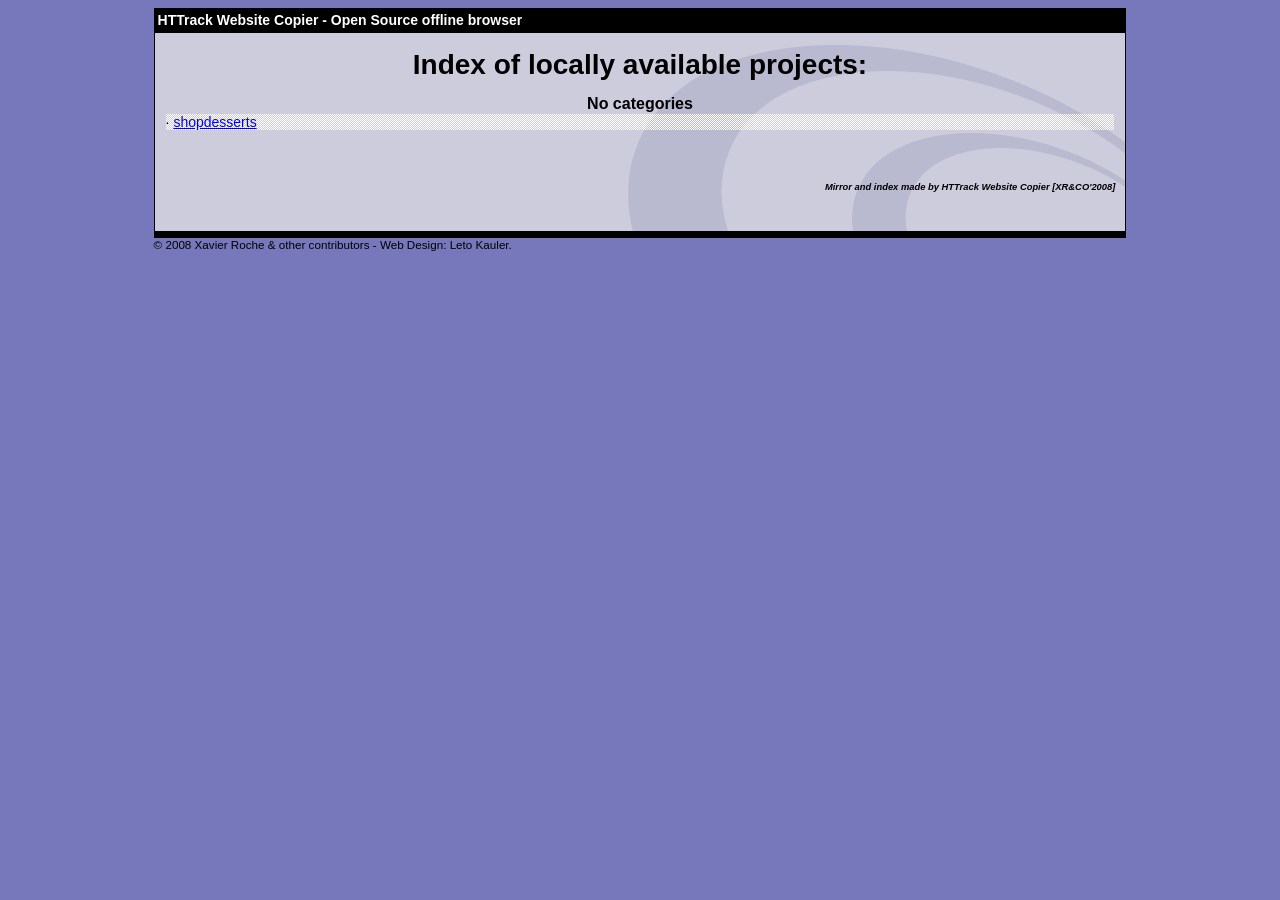
<file: index.html>
<html xmlns="http://www.w3.org/1999/xhtml" lang="en">

<head>
	<meta http-equiv="Content-Type" content="text/html; charset=utf-8" />
	<meta name="description" content="HTTrack is an easy-to-use website mirror utility. It allows you to download a World Wide website from the Internet to a local directory,building recursively all structures, getting html, images, and other files from the server to your computer. Links are rebuiltrelatively so that you can freely browse to the local site (works with any browser). You can mirror several sites together so that you can jump from one toanother. You can, also, update an existing mirror site, or resume an interrupted download. The robot is fully configurable, with an integrated help" />
	<meta name="keywords" content="httrack, HTTRACK, HTTrack, winhttrack, WINHTTRACK, WinHTTrack, offline browser, web mirror utility, aspirateur web, surf offline, web capture, www mirror utility, browse offline, local  site builder, website mirroring, aspirateur www, internet grabber, capture de site web, internet tool, hors connexion, unix, dos, windows 95, windows 98, solaris, ibm580, AIX 4.0, HTS, HTGet, web aspirator, web aspirateur, libre, GPL, GNU, free software" />
	<title>List of available projects - HTTrack Website Copier</title>
	<!-- Mirror and index made by HTTrack Website Copier/3.49-2 [XR&CO'2014] -->

	<style type="text/css">
	<!--

body {
	margin: 0;  padding: 0;  margin-bottom: 15px;  margin-top: 8px;
	background: #77b;
}
body, td {
	font: 14px "Trebuchet MS", Verdana, Arial, Helvetica, sans-serif;
	}

#subTitle {
	background: #000;  color: #fff;  padding: 4px;  font-weight: bold; 
	}

#siteNavigation a, #siteNavigation .current {
	font-weight: bold;  color: #448;
	}
#siteNavigation a:link    { text-decoration: none; }
#siteNavigation a:visited { text-decoration: none; }

#siteNavigation .current { background-color: #ccd; }

#siteNavigation a:hover   { text-decoration: none;  background-color: #fff;  color: #000; }
#siteNavigation a:active  { text-decoration: none;  background-color: #ccc; }


a:link    { text-decoration: underline;  color: #00f; }
a:visited { text-decoration: underline;  color: #000; }
a:hover   { text-decoration: underline;  color: #c00; }
a:active  { text-decoration: underline; }

#pageContent {
	clear: both;
	border-bottom: 6px solid #000;
	padding: 10px;  padding-top: 20px;
	line-height: 1.65em;
	background-image: url(backblue.gif);
	background-repeat: no-repeat;
	background-position: top right;
	}

#pageContent, #siteNavigation {
	background-color: #ccd;
	}


.imgLeft  { float: left;   margin-right: 10px;  margin-bottom: 10px; }
.imgRight { float: right;  margin-left: 10px;   margin-bottom: 10px; }

hr { height: 1px;  color: #000;  background-color: #000;  margin-bottom: 15px; }

h1 { margin: 0;  font-weight: bold;  font-size: 2em; }
h2 { margin: 0;  font-weight: bold;  font-size: 1.6em; }
h3 { margin: 0;  font-weight: bold;  font-size: 1.3em; }
h4 { margin: 0;  font-weight: bold;  font-size: 1.18em; }

.blak { background-color: #000; }
.hide { display: none; }
.tableWidth { min-width: 400px; }

.tblRegular       { border-collapse: collapse; }
.tblRegular td    { padding: 6px;  background-image: url(fade.gif);  border: 2px solid #99c; }
.tblHeaderColor, .tblHeaderColor td { background: #99c; }
.tblNoBorder td   { border: 0; }


// -->
</style>

</head>

<body>
<table width="76%" border="0" align="center" cellspacing="0" cellpadding="3" class="tableWidth">
	<tr>
	<td id="subTitle">HTTrack Website Copier - Open Source offline browser</td>
	</tr>
</table>
<table width="76%" border="0" align="center" cellspacing="0" cellpadding="0" class="tableWidth">
<tr class="blak">
<td>
	<table width="100%" border="0" align="center" cellspacing="1" cellpadding="0">
	<tr>
	<td colspan="6"> 
		<table width="100%" border="0" align="center" cellspacing="0" cellpadding="10">
		<tr> 
		<td id="pageContent"> 
<!-- ==================== End prologue ==================== -->


<h1 ALIGN=Center>Index of locally available projects:</H1>
  <table border="0" width="100%" cellspacing="1" cellpadding="0">
		<TH>
		<BR/>
			No categories
		</TH>
		<TR>
		  <TD BACKGROUND="fade.gif">
                    &middot; <A HREF="shopdesserts/index.html">shopdesserts</A>
   		  </TD>
		</TR>
	</TABLE>
	<BR>
	<H6 ALIGN="RIGHT">
         <I>Mirror and index made by HTTrack Website Copier [XR&CO'2008]</I>
	</H6>
	<!-- Mirror and index made by HTTrack Website Copier/3.49-2 [XR&CO'2014] -->
	<!-- Thanks for using HTTrack Website Copier! -->

<!-- ==================== Start epilogue ==================== -->
		</td>
		</tr>
		</table>
	</td>
	</tr>
	</table>
</td>
</tr>
</table>

<table width="76%" border="0" align="center" valign="bottom" cellspacing="0" cellpadding="0">
	<tr>
	<td id="footer"><small>&copy; 2008 Xavier Roche & other contributors - Web Design: Leto Kauler.</small></td>
	</tr>
</table>

</body>

</html>
</file>
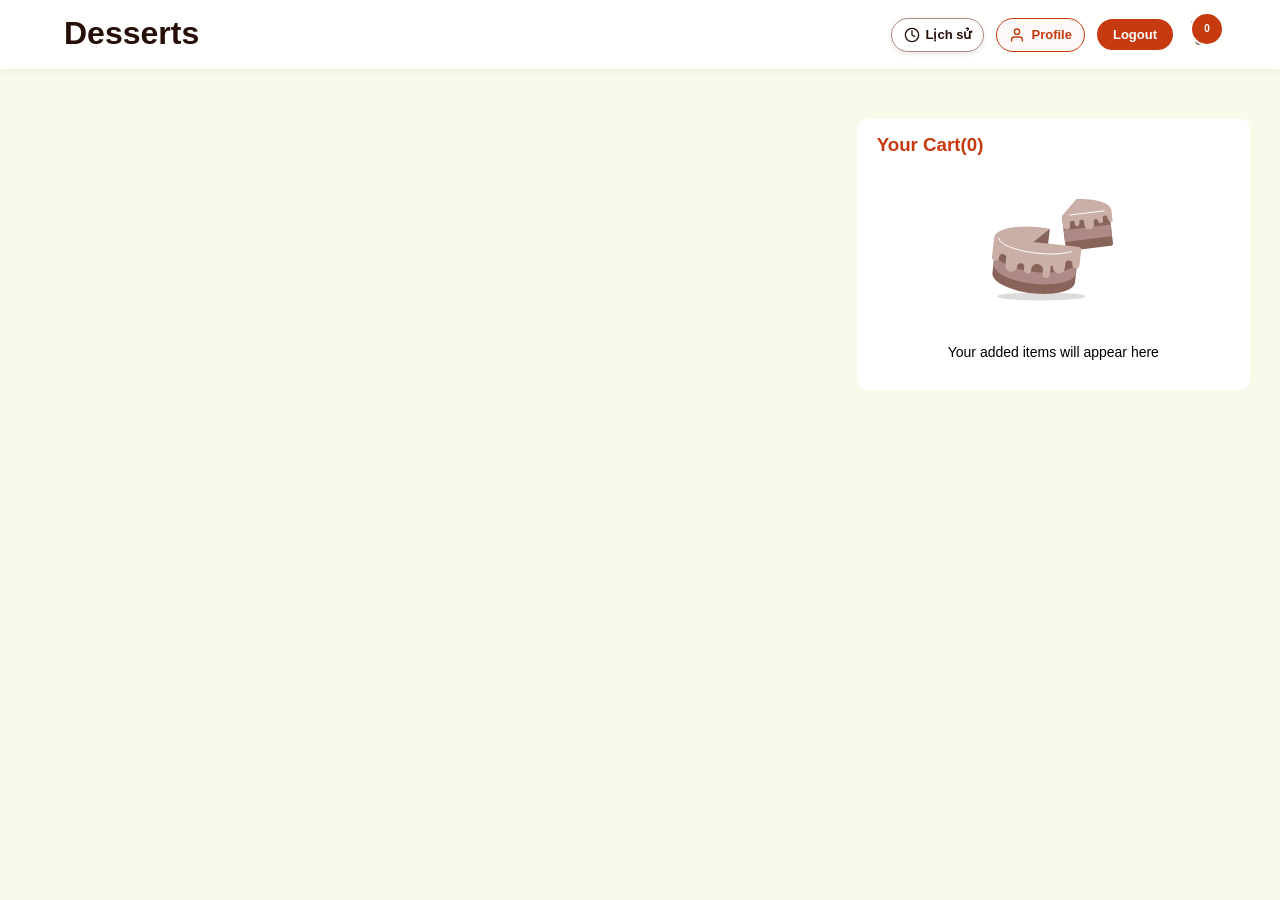
<file: shopdesserts/index.html>
<html xmlns="http://www.w3.org/1999/xhtml" lang="en">

<head>
	<meta http-equiv="Content-Type" content="text/html; charset=utf-8" />
	<meta name="description"
		content="HTTrack is an easy-to-use website mirror utility. It allows you to download a World Wide website from the Internet to a local directory,building recursively all structures, getting html, images, and other files from the server to your computer. Links are rebuiltrelatively so that you can freely browse to the local site (works with any browser). You can mirror several sites together so that you can jump from one toanother. You can, also, update an existing mirror site, or resume an interrupted download. The robot is fully configurable, with an integrated help" />
	<meta name="keywords"
		content="httrack, HTTRACK, HTTrack, winhttrack, WINHTTRACK, WinHTTrack, offline browser, web mirror utility, aspirateur web, surf offline, web capture, www mirror utility, browse offline, local  site builder, website mirroring, aspirateur www, internet grabber, capture de site web, internet tool, hors connexion, unix, dos, windows 95, windows 98, solaris, ibm580, AIX 4.0, HTS, HTGet, web aspirator, web aspirateur, libre, GPL, GNU, free software" />
	<title>Local index - HTTrack Website Copier</title>
	<!-- Mirror and index made by HTTrack Website Copier/3.49-2 [XR&CO'2014] -->
	<style type="text/css">
		<!--
		body {
			margin: 0;
			padding: 0;
			margin-bottom: 15px;
			margin-top: 8px;
			background: #77b;
		}

		body,
		td {
			font: 14px "Trebuchet MS", Verdana, Arial, Helvetica, sans-serif;
		}

		#subTitle {
			background: #000;
			color: #fff;
			padding: 4px;
			font-weight: bold;
		}

		#siteNavigation a,
		#siteNavigation .current {
			font-weight: bold;
			color: #448;
		}

		#siteNavigation a:link {
			text-decoration: none;
		}

		#siteNavigation a:visited {
			text-decoration: none;
		}

		#siteNavigation .current {
			background-color: #ccd;
		}

		#siteNavigation a:hover {
			text-decoration: none;
			background-color: #fff;
			color: #000;
		}

		#siteNavigation a:active {
			text-decoration: none;
			background-color: #ccc;
		}


		a:link {
			text-decoration: underline;
			color: #00f;
		}

		a:visited {
			text-decoration: underline;
			color: #000;
		}

		a:hover {
			text-decoration: underline;
			color: #c00;
		}

		a:active {
			text-decoration: underline;
		}

		#pageContent {
			clear: both;
			border-bottom: 6px solid #000;
			padding: 10px;
			padding-top: 20px;
			line-height: 1.65em;
			background-image: url(backblue.gif);
			background-repeat: no-repeat;
			background-position: top right;
		}

		#pageContent,
		#siteNavigation {
			background-color: #ccd;
		}


		.imgLeft {
			float: left;
			margin-right: 10px;
			margin-bottom: 10px;
		}

		.imgRight {
			float: right;
			margin-left: 10px;
			margin-bottom: 10px;
		}

		hr {
			height: 1px;
			color: #000;
			background-color: #000;
			margin-bottom: 15px;
		}

		h1 {
			margin: 0;
			font-weight: bold;
			font-size: 2em;
		}

		h2 {
			margin: 0;
			font-weight: bold;
			font-size: 1.6em;
		}

		h3 {
			margin: 0;
			font-weight: bold;
			font-size: 1.3em;
		}

		h4 {
			margin: 0;
			font-weight: bold;
			font-size: 1.18em;
		}

		.blak {
			background-color: #000;
		}

		.hide {
			display: none;
		}

		.tableWidth {
			min-width: 400px;
		}

		.tblRegular {
			border-collapse: collapse;
		}

		.tblRegular td {
			padding: 6px;
			background-image: url(fade.gif);
			border: 2px solid #99c;
		}

		.tblHeaderColor,
		.tblHeaderColor td {
			background: #99c;
		}

		.tblNoBorder td {
			border: 0;
		}
		-->
	</style>

</head>

<table width="76%" border="0" align="center" cellspacing="0" cellpadding="3" class="tableWidth">
	<tr>
		<td id="subTitle">HTTrack Website Copier - Open Source offline browser</td>
	</tr>
</table>
<table width="76%" border="0" align="center" cellspacing="0" cellpadding="0" class="tableWidth">
	<tr class="blak">
		<td>
			<table width="100%" border="0" align="center" cellspacing="1" cellpadding="0">
				<tr>
					<td colspan="6">
						<table width="100%" border="0" align="center" cellspacing="0" cellpadding="10">
							<tr>
								<td id="pageContent">
									<!-- ==================== End prologue ==================== -->

									<meta name="generator" content="HTTrack Website Copier/3.x">
									<TITLE>Local index - HTTrack</TITLE>
									</HEAD>

									<BODY>
										<H1 ALIGN=Center>Index of locally available sites:</H1>
										<TABLE BORDER="0" WIDTH="100%" CELLSPACING="1" CELLPADDING="0">
											<TR>
												<TD BACKGROUND="fade.gif">
													&middot;
													<A HREF="shopdesserts.netlify.app/index.html">
														Shop Page
													</A>
												</TD>
											</TR>
										</TABLE>
										<BR>
										<BR>
										<BR>
										<H6 ALIGN="RIGHT">
											<I>Mirror and index made by HTTrack Website Copier [XR&amp;CO'2008]</I>
										</H6>
										<!-- Mirror and index made by HTTrack Website Copier/3.49-2 [XR&CO'2014] -->
										<!-- Thanks for using HTTrack Website Copier! -->
										<meta HTTP-EQUIV="Refresh" CONTENT="0; URL=shopdesserts.netlify.app/index.html">


										<!-- ==================== Start epilogue ==================== -->
								</td>
							</tr>
						</table>
					</td>
				</tr>
			</table>
		</td>
	</tr>
</table>

<table width="76%" border="0" align="center" valign="bottom" cellspacing="0" cellpadding="0">
	<tr>
		<td id="footer"><small>&copy; 2008 Xavier Roche & other contributors - Web Design: Leto Kauler.</small></td>
	</tr>
</table>

</body>

</html>
</file>
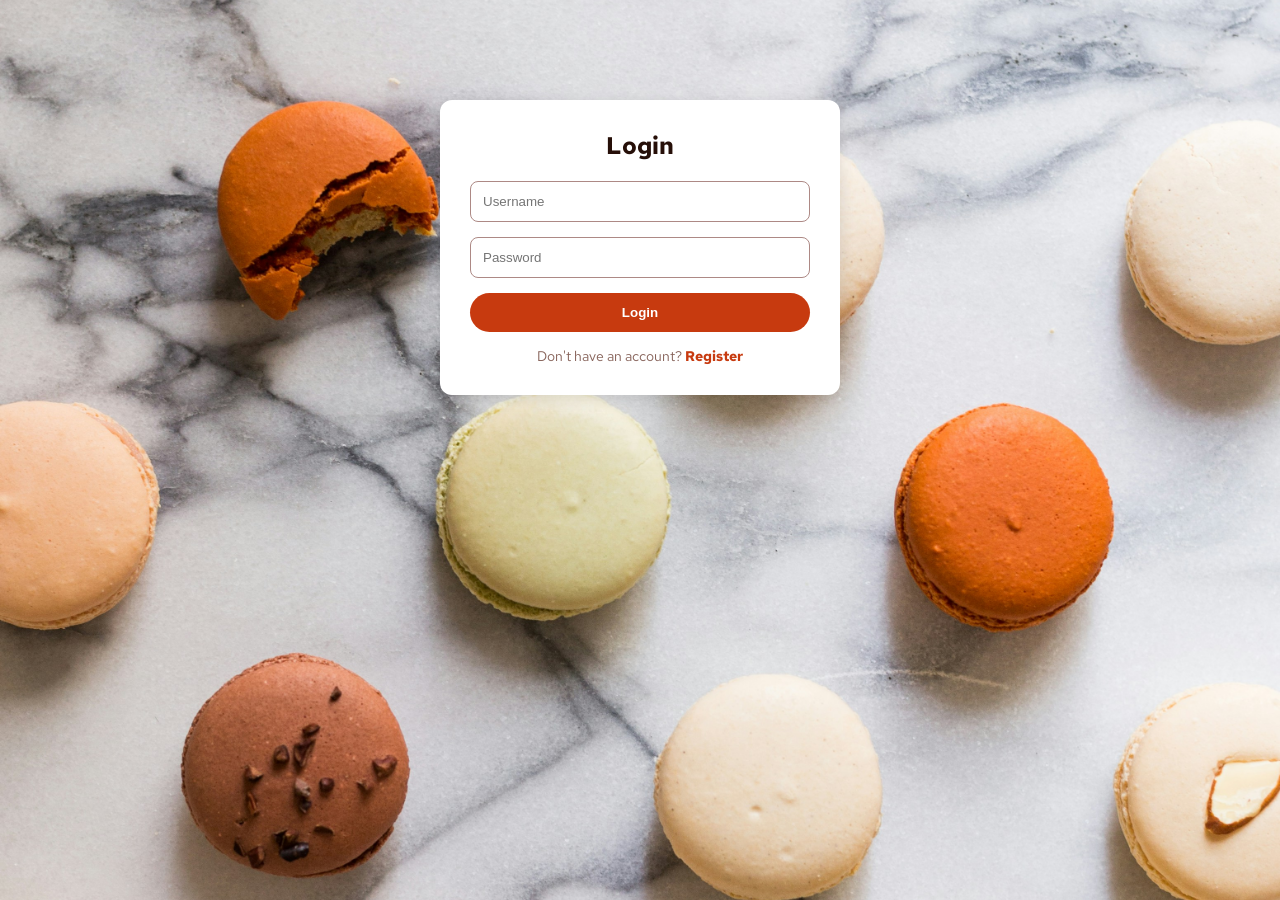
<file: shopdesserts/shopdesserts.netlify.app/index.html>
<!DOCTYPE html>
<html lang="en">

<!-- Mirrored from shopdesserts.netlify.app/ by HTTrack Website Copier/3.x [XR&CO'2014], Thu, 07 May 2026 04:13:26 GMT -->
<!-- Added by HTTrack -->
<meta http-equiv="content-type" content="text/html;charset=UTF-8" /><!-- /Added by HTTrack -->

<head>
    <meta charset="UTF-8">
    <meta name="viewport" content="width=device-width, initial-scale=1.0">
    <link rel="stylesheet" href="styles.css">
    <link rel="preconnect" href="https://fonts.googleapis.com/">
    <link rel="preconnect" href="https://fonts.gstatic.com/" crossorigin>
    <link href="https://fonts.googleapis.com/css2?family=Red+Hat+Text:ital,wght@0,300..700;1,300..700&amp;display=swap"
        rel="stylesheet">
    <title>Shop Page</title>
</head>

<body>
    <header class="product-listings-mobile-header"
        style="display: flex; justify-content: space-between; align-items: center; padding: 15px 5%; background: rgba(255,255,255,0.9); backdrop-filter: blur(10px); position: sticky; top: 0; z-index: 1000; box-shadow: 0 2px 10px rgba(0,0,0,0.05);">

        <div>
            <h1 style="margin: 0; font-size: 32px; color: #260f08;">Desserts</h1>
            <p id="user-welcome" style="margin: 2px 0 0 0; color: #87635a; font-weight: bold; font-size: 14px;"></p>
        </div>

        <div class="header-controls" style="display: flex; align-items: center; gap: 12px;">

            <a href="history.html" class="view-history-btn"
                style="display: flex; align-items: center; gap: 6px; text-decoration: none; color: #260f08; background: white; padding: 8px 12px; border-radius: 20px; border: 1px solid #ad8982; font-size: 13px; transition: 0.3s;">
                <svg width="16" height="16" viewBox="0 0 24 24" fill="none" stroke="currentColor" stroke-width="2"
                    stroke-linecap="round" stroke-linejoin="round">
                    <circle cx="12" cy="12" r="10"></circle>
                    <polyline points="12 6 12 12 16 14"></polyline>
                </svg>
                <span>Lịch sử</span>
            </a>

            <a href="profile.html"
                style="display: flex; align-items: center; gap: 6px; text-decoration: none; color: #c73a0f; background: #fcf8f7; padding: 8px 12px; border-radius: 20px; border: 1px solid #c73a0f; font-size: 13px; font-weight: bold; transition: 0.3s;">
                <svg width="16" height="16" viewBox="0 0 24 24" fill="none" stroke="currentColor" stroke-width="2"
                    stroke-linecap="round" stroke-linejoin="round">
                    <path d="M20 21v-2a4 4 0 0 0-4-4H8a4 4 0 0 0-4 4v2"></path>
                    <circle cx="12" cy="7" r="4"></circle>
                </svg>
                <span>Profile</span>
            </a>

            <button onclick="handleLogout()"
                style="background: #c73a0f; color: white; border: none; padding: 8px 16px; border-radius: 20px; cursor: pointer; font-weight: bold; font-size: 13px; transition: 0.3s;">
                Logout
            </button>

            <div class="mini-cart" style="position: relative; cursor: pointer; margin-left: 5px;">
                <svg width="26" height="26" viewBox="0 0 24 24" fill="none" xmlns="http://www.w3.org/2000/svg">
                    <path
                        d="M2 1C1.44772 1 1 1.44772 1 2C1 2.55228 1.44772 3 2 3H3.21922L6.78345 17.2569C5.73276 17.7236 5 18.7762 5 20C5 21.6569 6.34315 23 8 23C9.65685 23 11 21.6569 11 20C11 19.6494 10.9398 19.3128 10.8293 19H15.1707C15.0602 19.3128 15 19.6494 15 20C15 21.6569 16.3431 23 18 23C19.6569 23 21 21.6569 21 20C21 18.3431 19.6569 17 18 17H8.78078L8.28078 15H18C20.0642 15 21.3019 13.6959 21.9887 12.2559C22.6599 10.8487 22.8935 9.16692 22.975 7.94368C23.0884 6.24014 21.6803 5 20.1211 5H5.78078L5.15951 2.51493C4.93692 1.62459 4.13696 1 3.21922 1H2Z"
                        fill="#87635a" />
                </svg>
                <span class="mini-cart-value" id="mini-cart-value-mobile"
                    style="position: absolute; top: -8px; right: -8px; background: #c73a0f; color: white; border-radius: 50%; width: 18px; height: 18px; display: flex; align-items: center; justify-content: center; font-size: 10px; font-weight: bold; border: 2px solid white;">
                    0
                </span>
            </div>
        </div>
    </header>

    <div id="confirm-popup"
        style="display: none; position: fixed; top: 0; left: 0; width: 100%; height: 100%; background: rgba(0,0,0,0.6); z-index: 2000; justify-content: center; align-items: center;">
        <div
            style="background: white; padding: 32px; border-radius: 16px; max-width: 400px; width: 90%; text-align: center; box-shadow: 0 10px 25px rgba(0,0,0,0.2);">
            <div
                style="background: #fcf8f7; width: 60px; height: 60px; border-radius: 50%; display: flex; align-items: center; justify-content: center; margin: 0 auto 20px;">
                <svg width="30" height="30" viewBox="0 0 24 24" fill="none" stroke="#c73a0f" stroke-width="2">
                    <path d="M22 11.08V12a10 10 0 1 1-5.93-9.14"></path>
                    <polyline points="22 4 12 14.01 9 11.01"></polyline>
                </svg>
            </div>
            <h2 style="margin-bottom: 12px; color: #260f08; font-size: 24px;">Xác nhận đặt hàng?</h2>
            <p style="color: #87635a; margin-bottom: 30px; line-height: 1.5;">Đơn hàng của bạn sẽ được hệ thống ghi lại.
                Bạn có muốn tiếp tục không?</p>
            <div style="display: flex; gap: 12px;">
                <button onclick="closeConfirmPopup()"
                    style="flex: 1; background: white; border: 1px solid #ad8982; padding: 14px; border-radius: 25px; cursor: pointer; font-weight: bold; color: #87635a;">Hủy
                    bỏ</button>
                <button onclick="processOrder()"
                    style="flex: 1; background: #c73a0f; color: white; border: none; padding: 14px; border-radius: 25px; cursor: pointer; font-weight: bold;">Đồng
                    ý đặt</button>
            </div>
        </div>
    </div>
    </div>
    </div>
    </header>

    </header>

    <section class="products-container">

        <main class="product-listings">
            <div class="product-listings-header">

            </div>

            <div class="products" id="products">
                <!--* product-cards div(s) will be dynamically added here by the js  -->
                <!--* These divs contain the product details such as the id, image, category, price  -->
            </div>
        </main>

        <aside class="cart">
            <h3>
                Your Cart(<span class="cart-amount" id="cart-quantity">0</span>)
            </h3>

            <div class="cart-contents" id="cart-contents">
                <img src="assets/images/illustration-empty-cart.svg" class="empty-cart" alt="empty-cart">
                <p class="empty-cart-message">
                    Your added items will appear here
                </p>
            </div>

            <div class="checkout-container" id="checkout-container">
                <div class="order-total">
                    <p>
                        Order Total
                    </p>

                    <h3 class="total-price">
                        <span class="currency" id="currency">$</span>
                        <span id="total-price-value">0</span>
                    </h3>
                </div>

                <div class="checkout">

                    <span class="carbon-neutral">
                        <svg xmlns="http://www.w3.org/2000/svg" class="carbon-neutral-icon" width="21" height="20"
                            viewBox="0 0 21 20">
                            <path
                                d="M8 18.75H6.125V17.5H8V9.729L5.803 8.41l.644-1.072 2.196 1.318a1.256 1.256 0 0 1 .607 1.072V17.5A1.25 1.25 0 0 1 8 18.75Z"
                                fill-rule="evenodd" />
                            <path
                                d="M14.25 18.75h-1.875a1.25 1.25 0 0 1-1.25-1.25v-6.875h3.75a2.498 2.498 0 0 0 2.488-2.747 2.594 2.594 0 0 0-2.622-2.253h-.99l-.11-.487C13.283 3.56 11.769 2.5 9.875 2.5a3.762 3.762 0 0 0-3.4 2.179l-.194.417-.54-.072A1.876 1.876 0 0 0 5.5 5a2.5 2.5 0 1 0 0 5v1.25a3.75 3.75 0 0 1 0-7.5h.05a5.019 5.019 0 0 1 4.325-2.5c2.3 0 4.182 1.236 4.845 3.125h.02a3.852 3.852 0 0 1 3.868 3.384 3.75 3.75 0 0 1-3.733 4.116h-2.5V17.5h1.875v1.25Z"
                                fill-rule="evenodd" />
                        </svg>
                        <span>This is a&nbsp;<b>carbon-neutral</b>&nbsp;delivery</span>
                    </span>

                    <button type="button" class="confirm-order" id="confirm-order">
                        Đặt hàng
                    </button>
                </div>
            </div>
        </aside>

    </section>

    <div id="success-modal" class="modal-container hide">
        <div class="modal">
        </div>
    </div>

    <div id="spinner" class="spinner-container hide">
        <div class="spinner"></div>
    </div>
    <script type="module" src="shop.js"></script>

    <div class="modal-container"
        style="display: none; position: fixed; top: 0; left: 0; width: 100%; height: 100%; background: rgba(0,0,0,0.5); z-index: 1000; justify-content: center; align-items: center;">
        <div class="modal"
            style="background: white; padding: 40px; border-radius: 12px; max-width: 500px; width: 90%; max-height: 90vh; overflow-y: auto;">
        </div>
    </div>
</body>


<!-- Mirrored from shopdesserts.netlify.app/ by HTTrack Website Copier/3.x [XR&CO'2014], Thu, 07 May 2026 04:13:28 GMT -->

</html>
</file>
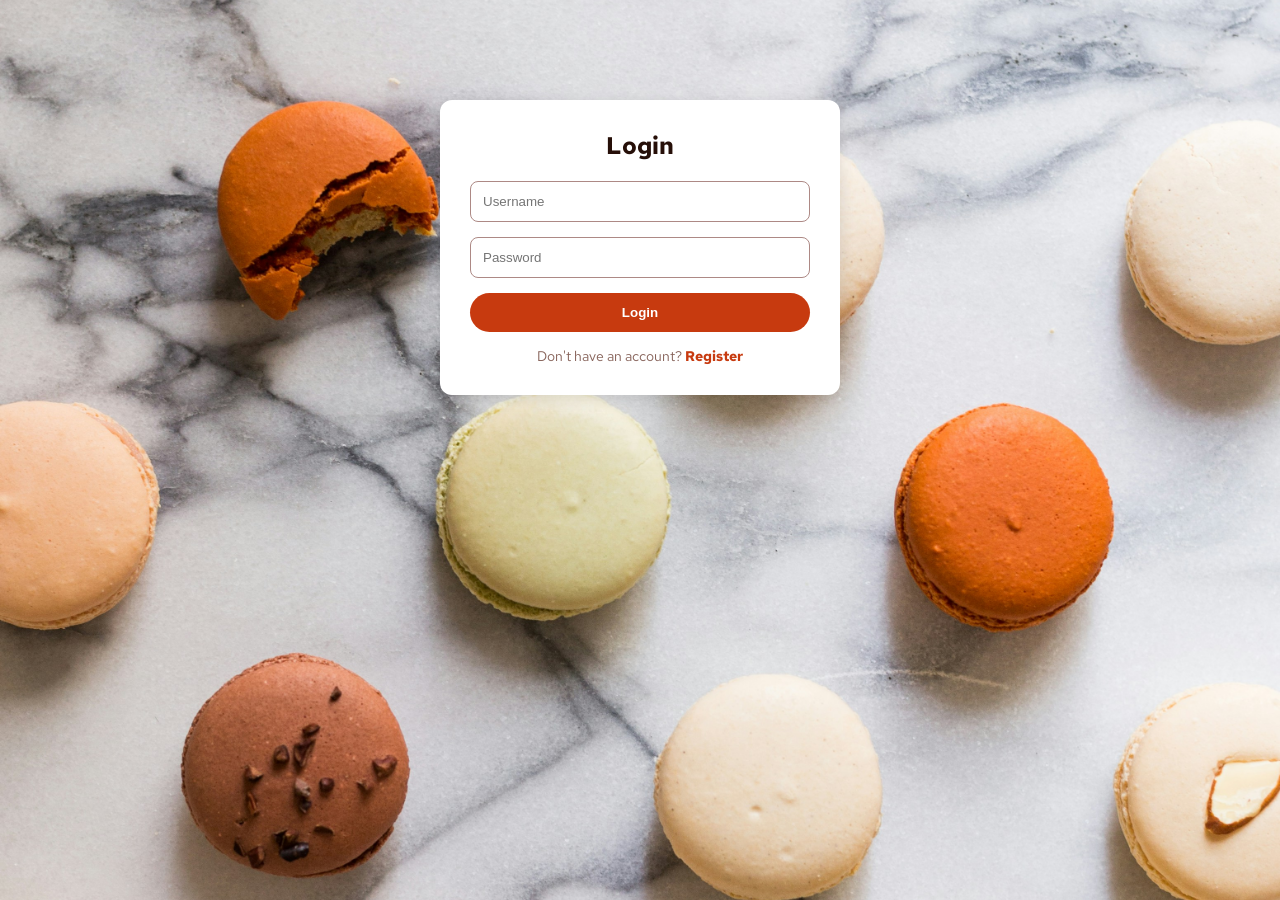
<file: shopdesserts/shopdesserts.netlify.app/admin.html>
<!DOCTYPE html>
<html lang="vi">

<head>
    <meta charset="UTF-8">
    <meta name="viewport" content="width=device-width, initial-scale=1.0">
    <title>Quản trị viên - Shop Desserts</title>
    <style>
        body {
            font-family: sans-serif;
            background: #fcf8f7;
            padding: 20px;
        }

        .container {
            max-width: 1100px;
            margin: 0 auto;
            background: white;
            padding: 30px;
            border-radius: 12px;
            box-shadow: 0 5px 15px rgba(0, 0, 0, 0.1);
        }

        h1 {
            color: #260f08;
        }

        /* Menu Tab */
        .admin-tabs {
            display: flex;
            gap: 10px;
            margin-bottom: 30px;
            border-bottom: 2px solid #eee;
            padding-bottom: 10px;
        }

        .tab-btn {
            padding: 10px 20px;
            border: none;
            background: #eee;
            cursor: pointer;
            border-radius: 8px;
            font-weight: bold;
            color: #87635a;
            transition: 0.3s;
        }

        .tab-btn.active {
            background: #c73a0f;
            color: white;
        }

        /* Nội dung các bảng */
        .tab-content {
            display: none;
        }

        .tab-content.active {
            display: block;
        }

        table {
            width: 100%;
            border-collapse: collapse;
            margin-top: 20px;
        }

        th {
            background: #c73a0f;
            color: white;
            padding: 12px;
            text-align: left;
        }

        td {
            padding: 12px;
            border-bottom: 1px solid #eee;
        }

        #product-form {
            display: grid;
            gap: 10px;
            max-width: 600px;
            background: #f9f9f9;
            padding: 20px;
            border-radius: 10px;
            border: 1px solid #eee;
            margin-bottom: 30px;
        }

        #product-form input {
            padding: 10px;
            border: 1px solid #ddd;
            border-radius: 5px;
        }
    </style>
</head>

<body>
    <div class="container">
        <div style="display: flex; justify-content: space-between; align-items: center; margin-bottom: 20px;">
            <h1>Hệ thống Quản trị</h1>
            <a href="index.html" style="color: #c73a0f; font-weight: bold; text-decoration: none;">← Quay lại Shop</a>
        </div>

        <div class="admin-tabs">
            <button class="tab-btn active" onclick="switchTab('orders-tab', this)">Kiểm tra đơn hàng</button>
            <button class="tab-btn" onclick="switchTab('products-tab', this)">Quản lý kho hàng (CRUD)</button>
        </div>


        <div id="orders-tab" class="tab-content active">
            <h2>Lịch sử đơn hàng toàn hệ thống</h2>
            <table>
                <thead>
                    <tr>
                        <th>Thông tin khách hàng</th> <!-- Đổi tên từ "Người dùng" thành "Thông tin khách hàng" -->
                        <th>Mã đơn</th>
                        <th>Ngày đặt</th>
                        <th>Chi tiết</th>
                        <th>Tổng tiền</th>
                    </tr>
                </thead>
                <tbody id="all-orders-list"></tbody>
            </table>
        </div>

        <div id="products-tab" class="tab-content">
            <h2>Thêm sản phẩm mới</h2>
            <form id="product-form">
                <input type="text" id="p-name" placeholder="Tên sản phẩm (vd: Classic Waffle)" required>
                <input type="text" id="p-category" placeholder="Loại (vd: Waffle)" required>
                <input type="number" id="p-price" placeholder="Giá ($)" step="0.01" required>
                <input type="text" id="p-image" placeholder="Link ảnh (vd: ./assets/images/image.jpg)" required>
                <button type="submit"
                    style="background: #1ea475; color: white; border: none; padding: 12px; cursor: pointer; border-radius: 5px; font-weight: bold;">Lưu
                    sản phẩm</button>
            </form>

            <h2>Danh sách sản phẩm hiện có</h2>
            <table>
                <thead>
                    <tr>
                        <th>Ảnh</th>
                        <th>Tên sản phẩm</th>
                        <th>Giá</th>
                        <th>Hành động</th>
                    </tr>
                </thead>
                <tbody id="admin-product-list"></tbody>
            </table>
        </div>
    </div>

    <script src="admin.js"></script>
    <script>
        // Hàm chuyển đổi Tab
        function switchTab(tabId, btn) {
            // Ẩn tất cả nội dung
            document.querySelectorAll('.tab-content').forEach(tab => tab.classList.remove('active'));
            // Bỏ active tất cả nút
            document.querySelectorAll('.tab-btn').forEach(b => b.classList.remove('active'));

            // Hiện tab được chọn
            document.getElementById(tabId).classList.add('active');
            // Active nút được chọn
            btn.classList.add('active');
        }
    </script>
</body>

</html>
</file>
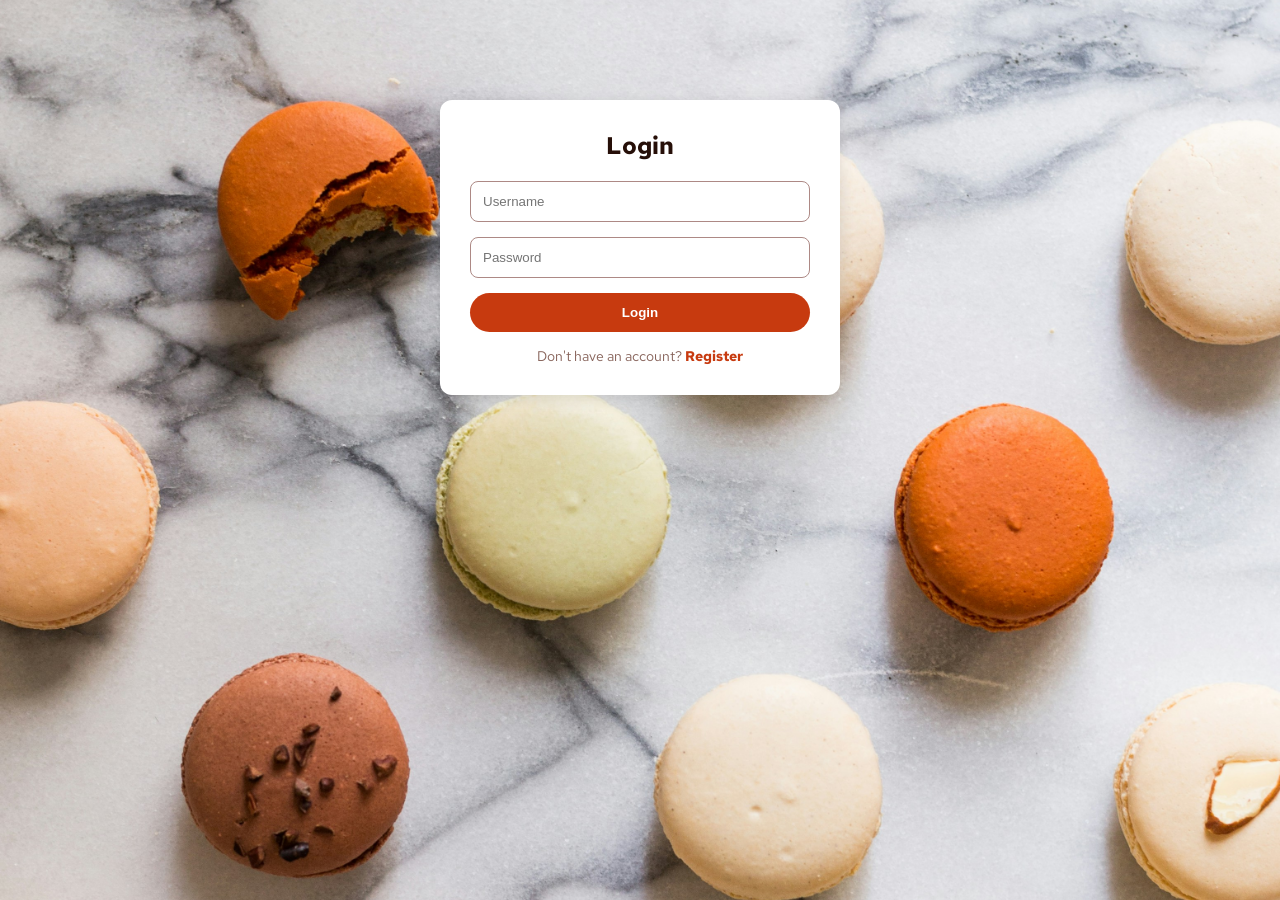
<file: shopdesserts/shopdesserts.netlify.app/auth.html>
<!DOCTYPE html>
<html lang="en">

<head>
    <meta charset="UTF-8">
    <meta name="viewport" content="width=device-width, initial-scale=1.0">
    <title>Login & Register</title>
    <link rel="stylesheet" href="styles.css">
    <style>
        .auth-container {
            max-width: 400px;
            margin: 100px auto;
            padding: 30px;
            background: white;
            border-radius: 12px;
            box-shadow: 0 4px 15px rgba(0, 0, 0, 0.1);
        }

        .auth-container h2 {
            color: #260f08;
            margin-bottom: 20px;
            text-align: center;
        }

        .auth-form input {
            width: 100%;
            padding: 12px;
            margin-bottom: 15px;
            border: 1px solid #ad8985;
            border-radius: 8px;
            box-sizing: border-box;
        }

        .auth-form button {
            width: 100%;
            background: #c73a0f;
            color: white;
            border: none;
            padding: 12px;
            border-radius: 25px;
            cursor: pointer;
            font-weight: bold;
        }

        .toggle-link {
            text-align: center;
            margin-top: 15px;
            font-size: 14px;
            color: #87635a;
            cursor: pointer;
        }

        .toggle-link b {
            color: #c73a0f;
        }

        .hide {
            display: none;
        }
    </style>
</head>

<body style="background-color: #fcf8f7;">

    <div class="auth-container">
        <div id="login-form">
            <h2>Login</h2>
            <div class="auth-form">
                <input type="text" id="login-user" placeholder="Username">
                <input type="password" id="login-pass" placeholder="Password">
                <button onclick="handleLogin()">Login</button>
            </div>
            <p class="toggle-link" onclick="toggleAuth()">Don't have an account? <b>Register</b></p>
        </div>

        <div id="register-form" class="hide">
            <h2>Register</h2>
            <div class="auth-form">
                <input type="text" id="reg-user" placeholder="Username">
                <input type="password" id="reg-pass" placeholder="Password">
                <input type="password" id="reg-confirm" placeholder="Confirm Password">
                <button onclick="handleRegister()">Register</button>
            </div>
            <p class="toggle-link" onclick="toggleAuth()">Already have an account? <b>Login</b></p>

            </table>
        </div>

        <script src="auth.js"></script>
</body>

</html>
</file>
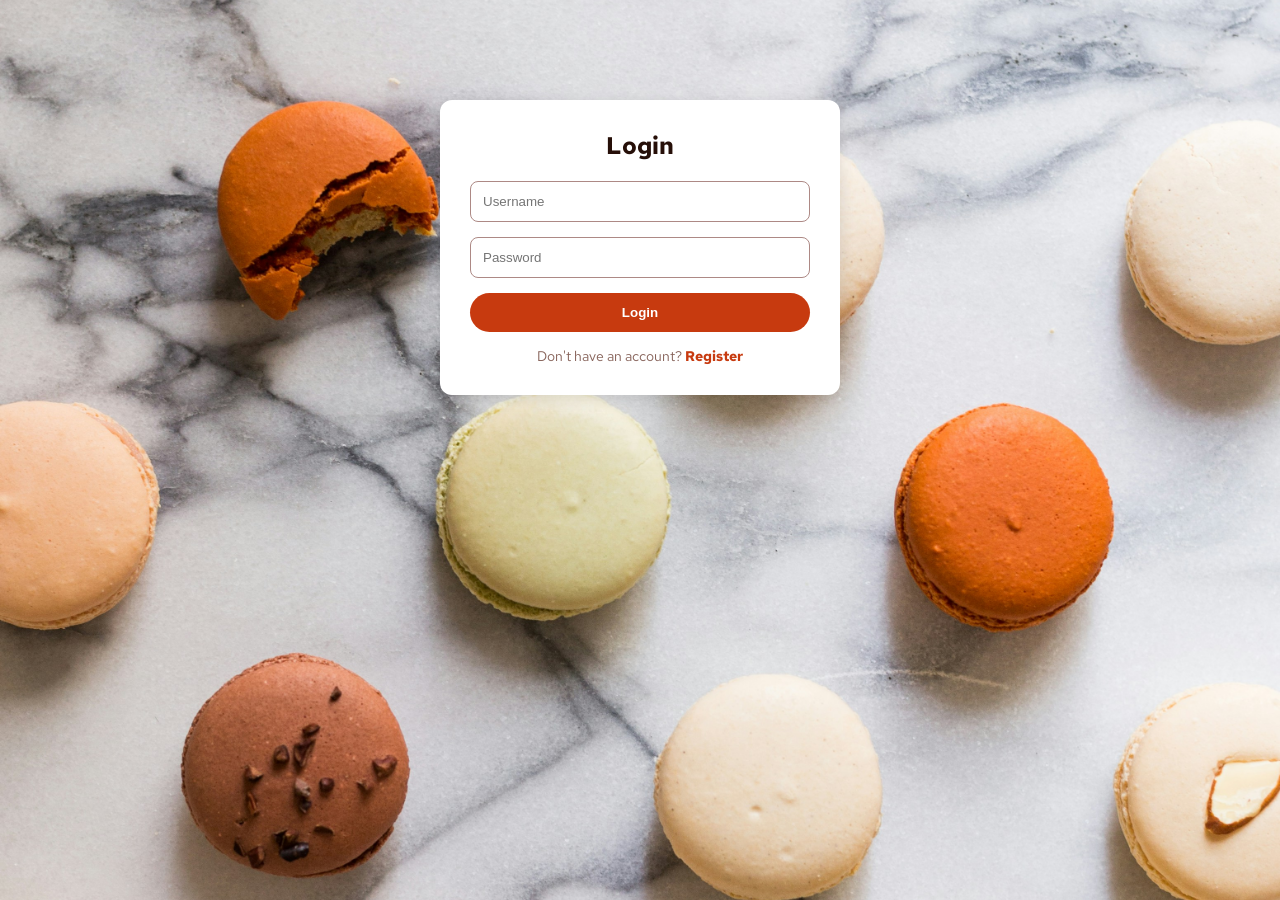
<file: shopdesserts/shopdesserts.netlify.app/history.html>
<!DOCTYPE html>
<html lang="en">

<head>
    <meta charset="UTF-8">
    <meta name="viewport" content="width=device-width, initial-scale=1.0">
    <title>Order History - Dessert Shop</title>
    <link rel="stylesheet" href="styles.css">
    <link href="https://fonts.googleapis.com/css2?family=Red+Hat+Text:wght@400;700&display=swap" rel="stylesheet">
    <style>
        body {
            background-color: #fcf8f7;
            font-family: 'Red Hat Text', sans-serif;
            padding: 20px;
        }

        .history-container {
            max-width: 600px;
            margin: 0 auto;
        }

        .header-history {
            display: flex;
            justify-content: space-between;
            align-items: center;
            margin-bottom: 30px;
        }

        .btn-home {
            text-decoration: none;
            color: #c73a0f;
            font-weight: bold;
            border: 1px solid #c73a0f;
            padding: 8px 16px;
            border-radius: 20px;
            transition: 0.3s;
        }

        .btn-home:hover {
            background: #c73a0f;
            color: white;
        }

        .order-card {
            background: white;
            border-radius: 12px;
            padding: 20px;
            margin-bottom: 20px;
            box-shadow: 0 4px 6px rgba(0, 0, 0, 0.05);
        }

        .order-header {
            display: flex;
            justify-content: space-between;
            border-bottom: 1px solid #f1eaea;
            padding-bottom: 10px;
            margin-bottom: 15px;
        }

        .order-id {
            font-weight: bold;
            color: #260f08;
        }

        .order-date {
            color: #87635a;
            font-size: 0.9em;
        }

        .item-row {
            display: flex;
            justify-content: space-between;
            align-items: center;
            margin-bottom: 10px;
        }

        .item-info {
            display: flex;
            gap: 10px;
            align-items: center;
        }

        .item-img {
            width: 40px;
            height: 40px;
            border-radius: 4px;
            object-fit: cover;
        }

        .total-row {
            display: flex;
            justify-content: space-between;
            margin-top: 15px;
            padding-top: 10px;
            border-top: 2px dashed #f1eaea;
        }

        .empty-history {
            text-align: center;
            margin-top: 100px;
        }

        .empty-history img {
            width: 150px;
            margin-bottom: 20px;
        }
    </style>
</head>

<body>
    <div class="history-container">
        <div class="header-history">
            <h1>Lịch sử đơn hàng</h1>
            <a href="index.html" class="btn-home">Quay lại Shop</a>
        </div>

        <div id="history-list">
        </div>
    </div>
    <script type="module" src="history.js"></script>
</body>

</html>
</file>
<file: shopdesserts/shopdesserts.netlify.app/styles.css>
@import url('https://fonts.googleapis.com/css2?family=Red+Hat+Text:ital,wght@0,300..700;1,300..700&amp;display=swap');

:root {
    --primary-color-one: #c73a0f;
    --primary-color-two: #1ea475;
    --rose-variant-one: #fcf9f7;
    --rose-variant-two: #f4edeb;
    --rose-variant-three: #c9aea6;
    --rose-variant-four: #ad8985;
    --rose-variant-five: #87635a;
    --rose-variant-six: #260f08;
    --background-color: #fafaea;
    --cart-icon-color: #0F0F0F;
    --text-color: #FFF;
    --border-dark: #000;
    --carbon-neutral-icon-color: #1EA575;
    --products-background-color: #ffffff1a;
    --products-border-color: #e2e5e358;
    --products-shadow: #bebbbb;
    --products-mobile-header-background: #ffffff33;
    --spinner-container-color: #00000080;
    --remove-product-icon-color: #CAAFA7;
    --font-weight-regular: 400;
    --font-weight-semibold: 600;
    --font-weight-bold: 700;
    --font-size-product-names: 16px;

}


/* Container chứa nút lịch sử */
.history-link-container {
    position: absolute;
    top: 25px;
    right: 20px;
    /* Đẩy sang góc phải màn hình */
    z-index: 10;
}

/* Giao diện nút bấm */
.view-history-btn {
    display: flex;
    align-items: center;
    gap: 8px;
    background-color: white;
    border: 1px solid #87635a;
    padding: 8px 15px;
    border-radius: 20px;
    text-decoration: none;
    color: #260f08;
    font-weight: 600;
    font-size: 14px;
    transition: all 0.3s ease;
    box-shadow: 0 2px 5px rgba(0, 0, 0, 0.1);
}

/* Căn chỉnh lại Header Mobile */
.product-listings-mobile-header {
    display: flex !important;
    /* Ép kiểu dàn hàng ngang */
    justify-content: space-between;
    /* Đẩy Desserts sang trái, nút sang phải */
    align-items: center;
    /* Căn giữa theo chiều dọc */
    padding: 15px 25px;
    width: 100%;
    box-sizing: border-box;
}

/* Định dạng cụm nút bên phải */
.header-controls {
    display: flex;
    align-items: center;
    gap: 15px;
    /* Khoảng cách giữa nút Lịch sử và Giỏ hàng */
}

/* Sửa lại nút Lịch sử để nó không quá to */
.view-history-btn {
    display: flex;
    align-items: center;
    gap: 5px;
    padding: 6px 12px;
    border: 1px solid #87635a;
    border-radius: 20px;
    background: white;
    text-decoration: none;
    color: #87635a;
    font-size: 14px;
    white-space: nowrap;
    /* Không cho chữ bị nhảy dòng */
}

* {
    margin: 0;
    padding: 0;
    box-sizing: border-box;
}

html,
body {
    max-width: 100vw;
}

body {
    font-family: 'Red Hat Text', sans-serif;
    background-color: var(--background-color);
    background-image: url("assets/bg-images/bg-01.jpg");
    background-repeat: no-repeat;
    background-size: cover;
    background-position: center center;
    background-attachment: fixed;
    cursor: default;
    overflow-x: hidden;
    /* background-color: var(--rose-variant-two); */
}

.product-listings-mobile-header {
    display: none;
    padding: clamp(1.5rem, 4vw, 2rem);
}

/** Products container -- contains all products & the cart  */

.products-container {
    margin: 3.125rem 1.875rem 3.125rem 3.125rem;
    display: grid;
    grid-template-columns: 2fr 1fr;
    /* grid-template-columns: auto auto; */
    gap: 1.25rem;
}

.product-listings {
    width: 60vw;
}

.product-listings-header {
    display: flex;
}

.product-listings-header,
.product-listings-mobile-header {
    justify-content: space-between;
    align-items: center;
}

/** Mini cart icon */

.mini-cart {
    position: relative;
}

.mini-cart-icon {
    fill: var(--cart-icon-color);
}

.mini-cart-value {
    display: flex;
    justify-content: center;
    align-items: center;
    position: absolute;
    top: clamp(-0.941rem, -0.942rem + 0.01vw, -0.938rem);
    right: clamp(-0.941rem, -0.942rem + 0.01vw, -0.938rem);
    background-color: var(--primary-color-one);
    border-radius: 50%;
    height: 1.25rem;
    width: 1.25rem;
    padding: 0.9375rem;
    text-align: center;
    color: var(--text-color);
    font-size: 0.9375rem;
    font-weight: var(--font-weight-semibold);
}

/** Product details styling */

.products {
    display: grid;
    grid-template-columns: auto auto auto;
    row-gap: 2.5rem;
    column-gap: 0.625rem;
    place-content: space-between;
    margin-top: 1.5625rem;
}

.product-cards {
    display: flex;
    flex-direction: column;
    background-color: var(--products-background-color);
    -webkit-backdrop-filter: blur(8px);
    backdrop-filter: blur(8px);
    border: 1px solid var(--products-border-color);
    border-radius: 0.625rem;
    padding: 0.5rem;
    box-shadow: -0.25rem 0.125rem 0.3125rem 0rem var(--products-shadow);
}

.product-img {
    width: 13.125rem;
    border-radius: 0.625rem;
}

.product-img-tablet,
.product-img-mobile {
    display: none;
    border-radius: 0.625rem;
}

/** Add to cart button styling  */

.add-product {
    display: flex;
    justify-content: center;
    align-items: center;
    color: var(--border-dark);
    font-family: inherit;
    font-weight: var(--font-weight-semibold);
    border: 1px solid var(--border-dark);
    outline: none;
    background-color: var(--text-color);
    padding: 0.625rem 0;
    padding-inline: clamp(0.5rem, 0.114rem + 1.93vw, 1.563rem);
    margin: 0 auto;
    position: relative;
    bottom: 1.25rem;
    border-radius: 1.5625rem;
    cursor: pointer;
}

.add-product:hover {
    border: 1px solid var(--primary-color-one);
    color: var(--primary-color-one);
}

/** cart image on add to cart button */

.add-product img {
    padding-inline-end: .3125rem;
}

/** Increment & decrement button styling */

.quantity {
    display: none;
    justify-content: space-between;
    align-items: center;
    background-color: var(--primary-color-one);
    width: 60%;
    border-radius: 1.5625rem;
    padding: .625rem 0;
    padding-inline: .9375rem;
    margin: 0 auto;
    position: relative;
    bottom: 1.25rem;
}

/** minus & plus icon containers */

.decrease-quantity,
.increase-quantity {
    border-radius: 50%;
    background-color: transparent;
    border: 1px solid var(--text-color);
    cursor: pointer;
    width: 1.25rem;
    height: 1.25rem;
}


/** '-' & '+' icons styling */

.add {
    display: block;
    margin: 0 auto;
}

.minus,
.add {
    fill: var(--text-color);
    width: .625rem;
    height: .625rem;
}

.decrease-quantity:hover,
.increase-quantity:hover {

    .add,
    .minus {
        fill: var(--primary-color-one);
    }

    background-color: var(--text-color);

}

/** Quantity value */

.quantity-value {
    color: var(--text-color);
    pointer-events: none;
}

/** Product details styling  */

.product-category {
    color: var(--rose-variant-six);
    font-size: .875rem;
    font-weight: var(--font-weight-semibold);
    margin-bottom: 0.5rem;
    cursor: pointer;
    width: max-content;
}

.product-name {
    font-size: var(--font-size-product-names);
    font-weight: var(--font-weight-bold);
    margin-bottom: 0.5rem;
    cursor: pointer;
    width: max-content;
}

.product-price {
    color: var(--primary-color-one);
    width: max-content;
}

/** Cart styling */

.cart {
    background-color: var(--text-color);
    border-radius: .625rem;
    padding: .9375rem 0 1.875rem;
    padding-inline: 1.25rem;
    height: max-content;
    /* Sticky scroll */
    position: -webkit-sticky;
    position: sticky;
    top: 1.25rem;
}

.cart h3:nth-child(1) {
    color: var(--primary-color-one);
}

.empty-cart {
    display: block;
    margin: 1.875rem auto;
}

.empty-cart-message {
    text-align: center;
    font-size: .875rem;
}

/** Products that have been added to cart styling */

.added-products-container {
    margin-top: 1.5625rem;
    display: flex;
    justify-content: space-between;
    align-items: center;
    border-bottom: 1px solid var(--rose-variant-two);
}

.added-products {
    margin-bottom: .9375rem;
}

.added-product-name {
    font-size: .875rem;
    margin-bottom: .3125rem;
}

/** container for the added product quantity, regular price and the total price */

.quantity-and-prices {
    display: flex;
    align-items: center;
}

.added-quantity,
.bought-added-quantity {
    font-size: 1.125rem;
    font-weight: var(--font-weight-bold);
    color: var(--primary-color-one)
}

.added-price {
    margin-inline-start: .75rem;
}

.multiplied-price {
    margin-inline-start: .75rem;
    font-weight: var(--font-weight-bold);
}

.added-price,
.multiplied-price {
    font-size: .9063rem;
    color: var(--rose-variant-three);
}

/** x/delete icon container styling */

.remove-product {
    outline: none;
    border: 1px solid var(--remove-product-icon-color);
    border-radius: 50%;
    background-color: transparent;
    cursor: pointer;
    width: 1.25rem;
    height: 1.25rem;
}

/** x/delete icon */

.remove-icon {
    fill: var(--remove-product-icon-color);
    display: block;
    margin: 0 auto;
}

/** Total price, Delivery & Checkout elements styling */

.checkout-container {
    display: none;
}

.order-total {
    display: flex;
    justify-content: space-between;
    align-items: center;
    margin-top: 1.5625rem;
}

.order-total p {
    font-size: .875rem;
}

.checkout {
    display: flex;
    flex-direction: column;
    margin-top: 1.5625rem;
}

/** Delivery element  */

.carbon-neutral {
    display: flex;
    justify-content: center;
    align-items: center;
    font-size: .75rem;
    text-wrap: nowrap;
    background-color: var(--rose-variant-one);
    padding: .9375rem 0;
    padding-inline: .9375rem;
    border-radius: .625rem;
    margin-bottom: 1.875rem;
    cursor: default;
}

.carbon-neutral-icon {
    fill: var(--carbon-neutral-icon-color);
    margin-inline-end: .3125rem;
}

/** Checkout button */

.confirm-order {
    background-color: var(--primary-color-one);
    outline: none;
    border: none;
    border-radius: 1.5625rem;
    color: var(--text-color);
    font-family: 'Red Hat Text', sans-serif;
    letter-spacing: .0313rem;
    font-size: .9375rem;
    padding: .75rem;
    cursor: pointer;
}

/** Modal overlay */

.modal-container {
    z-index: 2;
    background-color: var(--spinner-container-color);
    position: fixed;
    width: 100%;
    height: 100%;
    top: 0;
    justify-content: center;
    overflow-y: scroll;
    padding: 2.5rem 0;
}

/** Styles to toggle modal display */

.hide {
    display: none;
}

.show {
    display: flex;
}

/** Modal styling */

.modal {
    z-index: 1;
    background-color: var(--text-color);
    width: 40vw;
    border-radius: .625rem;
    margin: auto;
    padding: 1.25rem 0;
    padding-inline: 1.25rem;
    overflow-y: scroll;
}

html::-webkit-scrollbar,
.modal::-webkit-scrollbar,
.modal-container::-webkit-scrollbar,
.order-summary::-webkit-scrollbar {
    width: .3125rem;
    /** width of the entire scrollbar */
}

html::-webkit-scrollbar-track,
.modal::-webkit-scrollbar-track,
.modal-container::-webkit-scrollbar-track,
.order-summary::-webkit-scrollbar-track {
    background-color: transparent;
    /** track = background of the scrollbar */
}

html::-webkit-scrollbar-thumb,
.modal::-webkit-scrollbar-thumb,
.modal-container::-webkit-scrollbar-thumb,
.order-summary::-webkit-scrollbar-thumb {
    background-color: var(--rose-variant-five);
    /** thumb = scrollbar */
    /** color of the scroll thumb */
    border-radius: 1.25rem;
    /** roundness of the scroll thumb */
}

/** Close modal icon */

.close-modal {
    display: flex;
    justify-content: flex-end;
}

.close-modal-icon {
    cursor: pointer;
    /** fill: #0F1729; Original SVG color*/
    fill: var(--primary-color-one);
}

/** Modal header and icon styling */

.check-mark {
    height: 2.25rem;
}

.modal-header p {
    font-size: .8125rem;
}

/** Ordered products styling*/

.order-summary {
    background-color: var(--rose-variant-one);
    border-radius: .5rem;
    padding: .9375rem 0;
    padding-inline: .9375rem;
    margin: 1.25rem 0 2.5rem;
}

.bought-products-container {
    display: flex;
    flex-flow: wrap;
    justify-content: space-between;
    align-items: center;
}

.bought-products {
    display: flex;
}

.bought-products-list {
    margin-inline-start: .75rem;
    display: flex;
    flex-flow: column;
    justify-content: space-evenly;
}

.bought-product-image {
    width: max-content;
}

.thumbnail-image {
    width: 3.1875rem;
    border-radius: .3125rem;
}

.bought-added-quantity {
    padding-inline-end: .625rem;
    font-size: var(--font-size-product-names);
}

.product-regular-price {
    font-size: .9063rem;
    color: var(--rose-variant-three);
}

.bought-product-price {
    font-size: 1em;
    margin-bottom: .125rem;
}

.divider {
    width: 100%;
    border-bottom: 1.5px solid var(--rose-variant-two);
    margin: .625rem 0;
}

/** Order total and price styling */

.modal-order-total {
    display: flex;
    justify-content: space-between;
    align-items: center;
    margin-top: 1.25rem;
}

.modal-order-total p {
    font-size: .875rem;
}

/** Start new order button styling */

.new-order {
    width: 100%;
    text-align: center;
    font-family: inherit;
    border: none;
    outline: none;
    background-color: var(--primary-color-one);
    color: var(--text-color);
    padding: .75rem 0;
    border-radius: 1.25rem;
    cursor: pointer;
}

/** Spinner styling */

.spinner-container {
    justify-content: center;
    align-items: center;
    position: fixed;
    top: 0;
    width: 100%;
    height: 100%;
    z-index: 3;
    background-color: var(--spinner-container-color);
}

.spinner {
    width: 3.125rem;
    height: 3.125rem;
    margin: 0 auto;
    border: 6px solid;
    border-radius: 50%;
    border-color: var(--primary-color-one) transparent var(--rose-variant-two) transparent;
    animation: spin 1.2s cubic-bezier(0.6, -0.28, 0.74, 0.05) infinite;
    /* animation: spin 1.2s linear infinite; */
}

@keyframes spin {
    to {
        transform: rotate(360deg);
    }
}



/** Media responsiveness */

@media screen and (max-width: 1140px) {
    .products {
        grid-template-columns: auto auto
    }

    .product-img {
        width: 15.625rem;
    }
}

@media screen and (max-width: 1024.9px) {
    .product-listings {
        width: -webkit-fill-available;
    }

    .product-img {
        display: none;
    }

    .product-img-tablet {
        display: block;
        width: clamp(13.125rem, calc(12.5rem + 1.64vw), 13.75rem);
    }

    .add-product {
        width: 60%;
        padding: .625rem 0;
        padding-inline: clamp(0.5rem, 0.5rem, 0.9375rem);
    }

    .cart {
        width: clamp(30vw, 32.8vw, 34vw);
    }

    .modal {
        width: clamp(60vw, calc(54vw + 10rem), 96vw);
        overflow-y: hidden;
    }
}

@media screen and (max-width: 829px) {
    .products {
        grid-template-columns: auto;
    }

    .product-listings-header {
        width: 100%;
    }

    .cart {
        width: clamp(45vw, 48vw, 54vw);
    }
}

@media screen and (max-width: 589px) {
    .product-listings-mobile-header {
        display: flex;
        position: sticky;
        top: 0;
        z-index: 1;
        background-color: var(--products-mobile-header-background);
        -webkit-backdrop-filter: blur(8px);
        backdrop-filter: blur(8px);
    }

    .products-container {
        grid-template-columns: auto;
        place-items: center;
        margin: 1.875rem;
    }

    .product-listings {
        width: -webkit-fill-available;
    }

    .product-listings-header {
        display: none;
    }

    .products {
        place-content: center;
    }

    .product-img-tablet {
        width: 50vw;
    }

    .cart {
        width: -webkit-fill-available;
    }

    .carbon-neutral {
        flex-direction: row;
    }
}

@media screen and (max-width: 480px) {
    .modal {
        /** Using this enables the scrolling on 'order-summary' i.e. the list of purchased products */
        display: flex;
        flex-direction: column;
        /** Using this enables scrolling on the modal itself */
        /* overflow-y: scroll; */
    }

    .order-summary {
        overflow-y: scroll;
    }
}

@media screen and (max-width: 430px) {
    .products-container {
        margin: 1.25rem;
    }

    .product-img-tablet {
        display: none;
    }

    .product-img-mobile {
        display: block;
        width: 100%;
    }
}

@media screen and (max-width: 393px) {
    .bought-product-name {
        font-size: .75rem;
    }

    .bought-product-price {
        font-size: 0.8em;
    }
}

@media screen and (max-width: 320px) {
    .bought-product-name {
        font-size: .625rem;
    }
}

@media screen and (max-width: 313px) {
    .products-container {
        margin: 1.25rem 0;
        margin-inline: 0.5rem;
    }

    .bought-products-container {
        align-items: end;
    }

    .bought-products {
        flex-direction: column;
    }

    /* Fix lỗi modal không hiện */
    .modal-container.hide {
        display: none !important;
    }

    .modal-container {
        display: none;
        /* Mặc định ẩn */
        position: fixed;
        z-index: 1000;
        left: 0;
        top: 0;
        width: 100%;
        height: 100%;
        background-color: rgba(0, 0, 0, 0.5);
        align-items: center;
        justify-content: center;
    }

    /* Fix nút Confirm hiển thị hàng ngang */
    .product-listings-mobile-header {
        display: flex !important;
        justify-content: space-between;
        align-items: center;
    }

    /* Nếu bạn dùng Grid cho container chính */
    .products-container {
        display: grid;
        grid-template-columns: 1fr 400px;
        /* Tăng độ rộng giỏ hàng từ 300px lên 400px */
        gap: 32px;
        align-items: start;
        max-width: 1200px;
        margin: 0 auto;
        padding: 40px 20px;
    }

    /* Ép khung chứa hiển thị theo dạng lưới 2 cột */
    .products-container {
        display: grid !important;
        grid-template-columns: 1fr 400px !important;
        /* Cột trái tự do, cột phải cố định 400px */
        gap: 40px !important;
        max-width: 1400px !important;
        margin: 40px auto !important;
        padding: 0 20px !important;
        align-items: start !important;
    }

    /* Ép giỏ hàng rộng đúng 400px */
    .cart {
        width: 400px !important;
        background: #fff !important;
        padding: 24px !important;
        border-radius: 12px !important;
        position: sticky !important;
        top: 100px !important;
        box-shadow: 0 2px 15px rgba(0, 0, 0, 0.1) !important;
    }

    /* Làm gọn danh sách trong giỏ */
    .cart-contents {
        max-height: 450px;
        overflow-y: auto;
        margin-top: 15px;
    }

    /* Responsive: Mobile thì quay về 1 cột */
    @media (max-width: 1024px) {
        .products-container {
            grid-template-columns: 1fr !important;
            max-width: 600px !important;
        }

        .cart {
            width: 100% !important;
            position: static !important;
        }
    }
}
</file>
